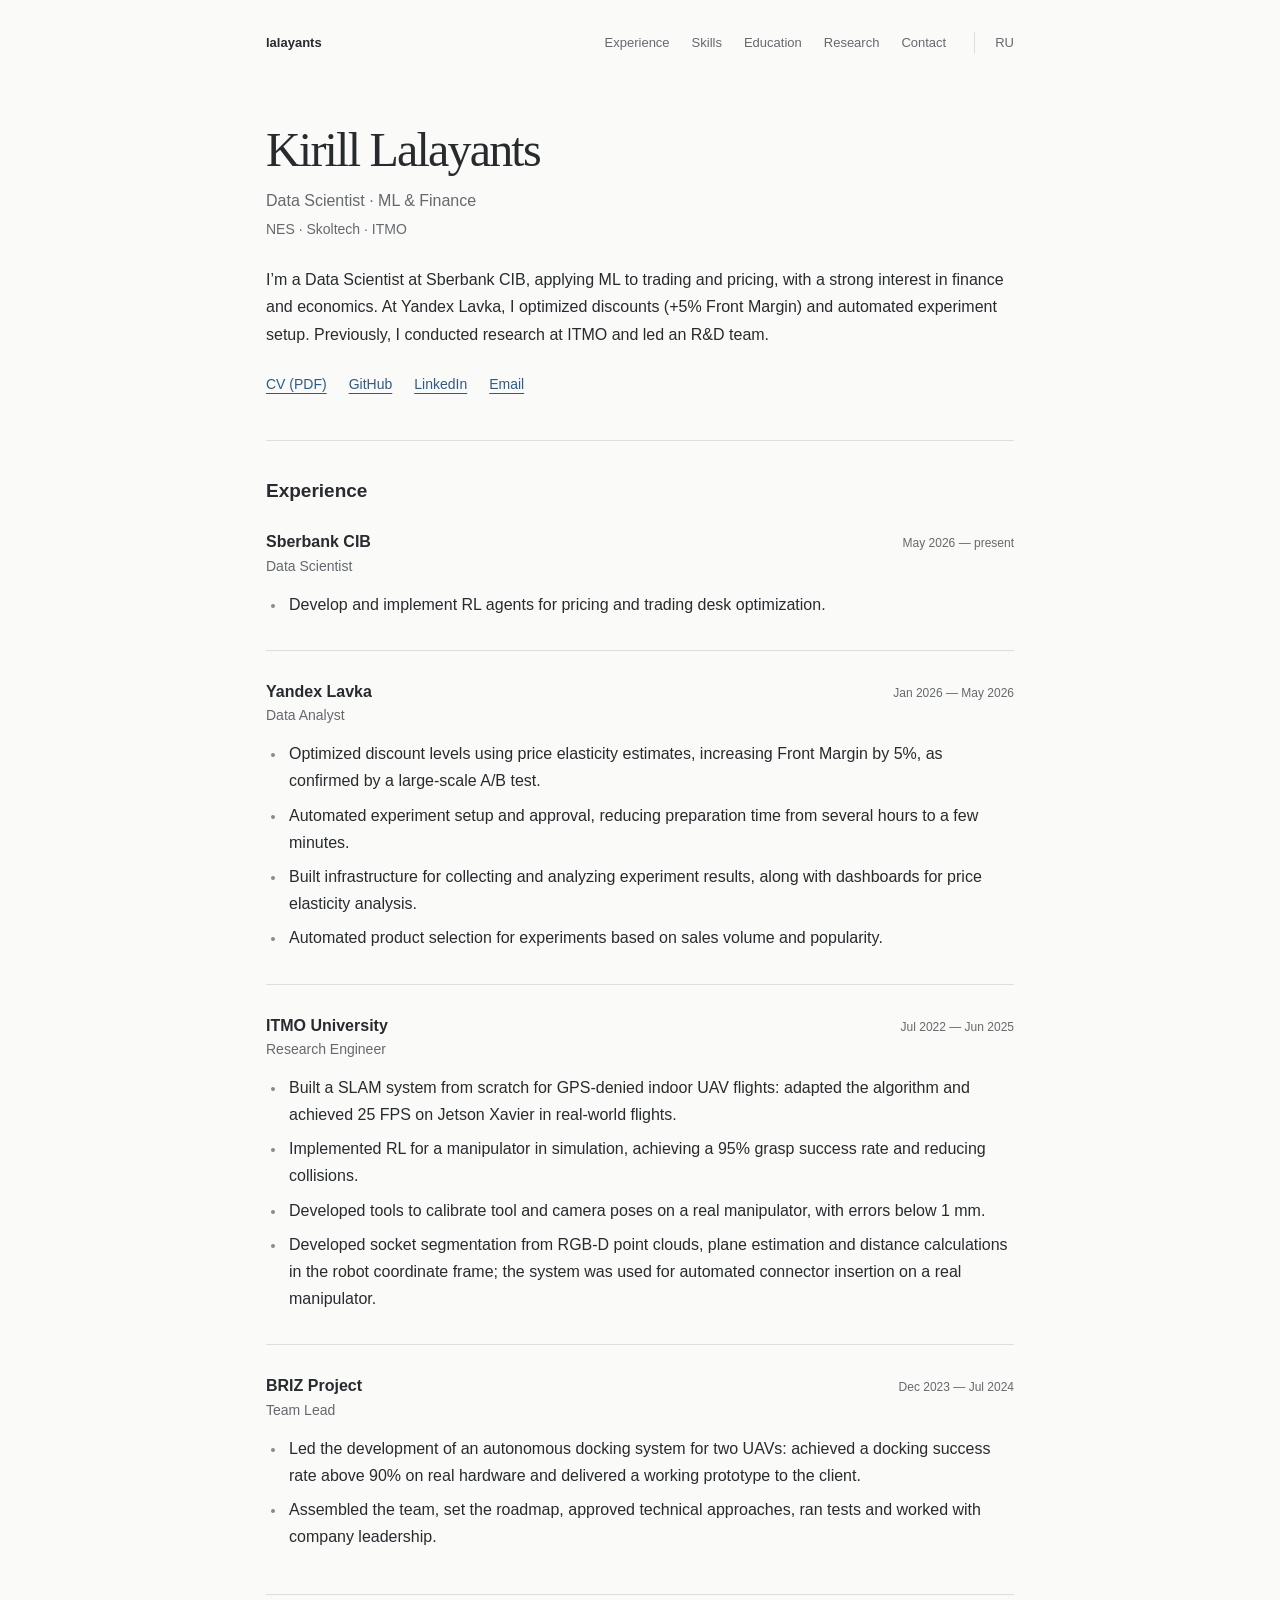
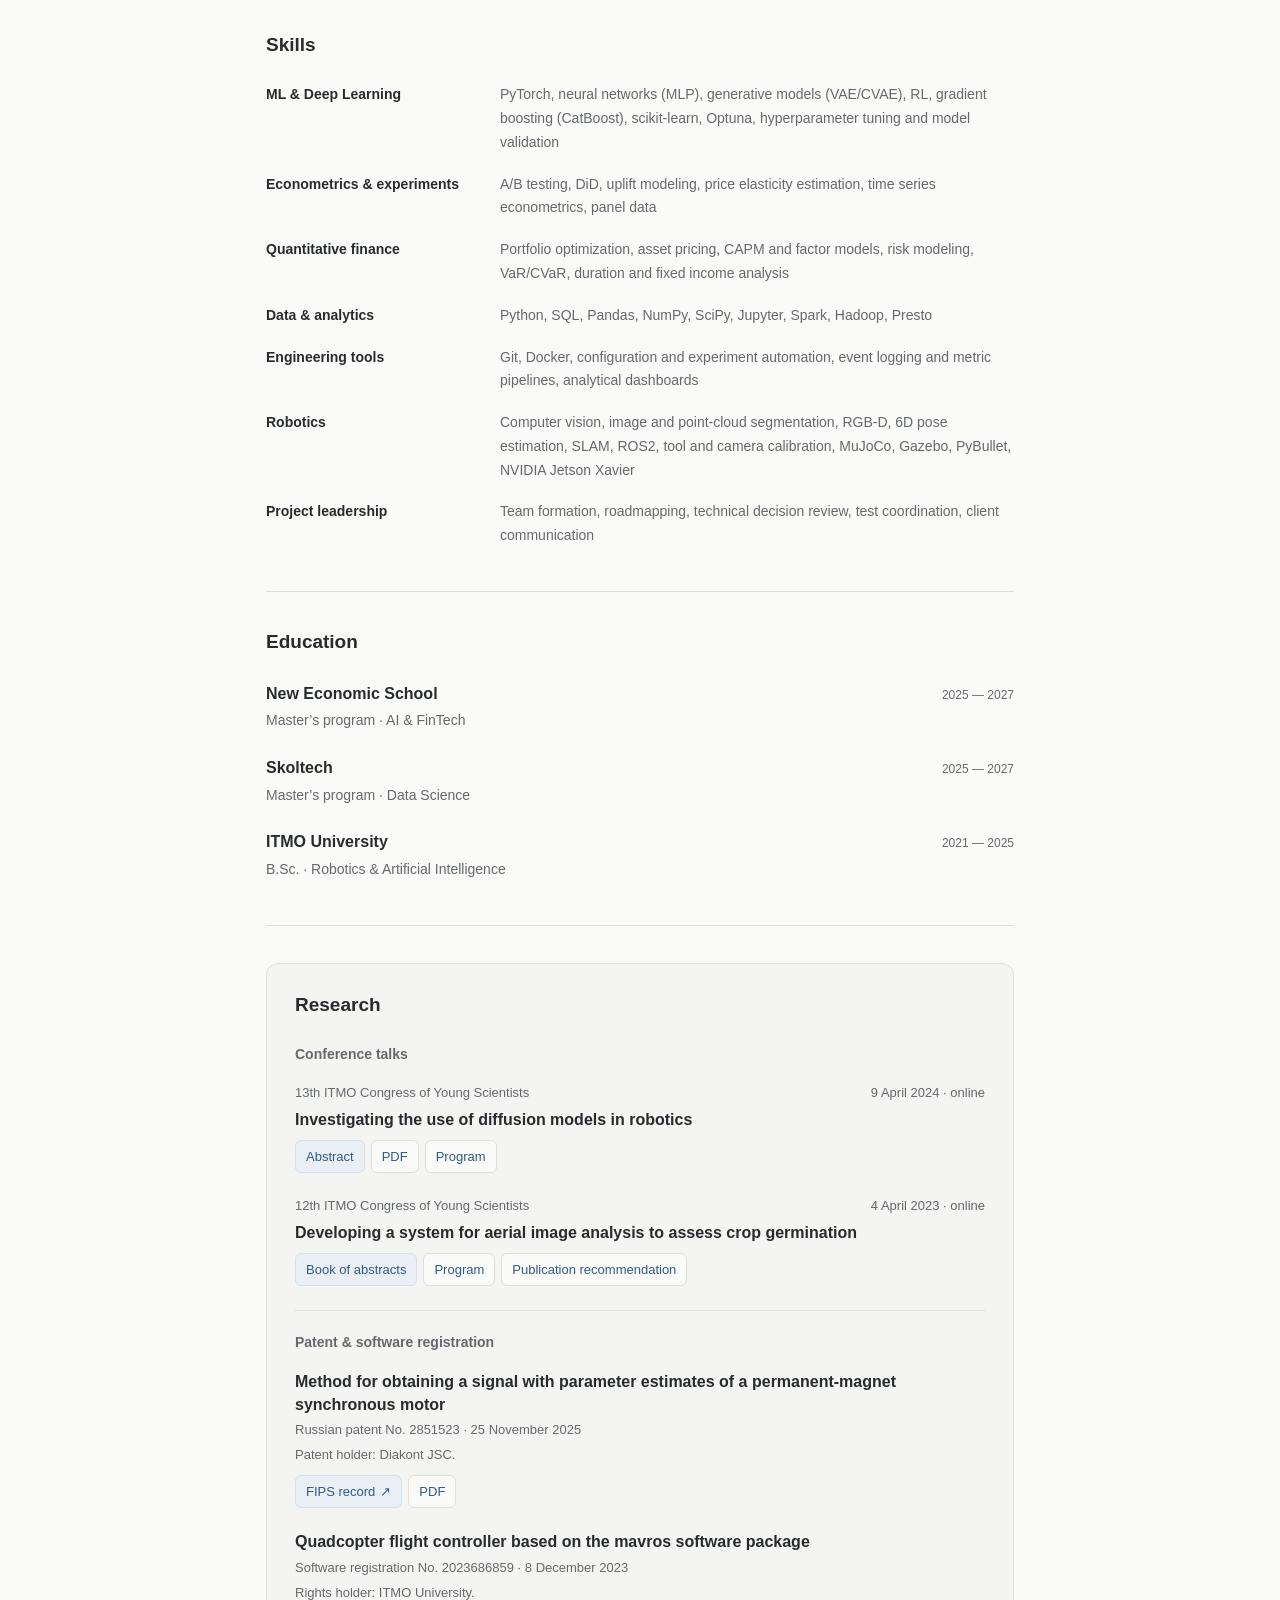
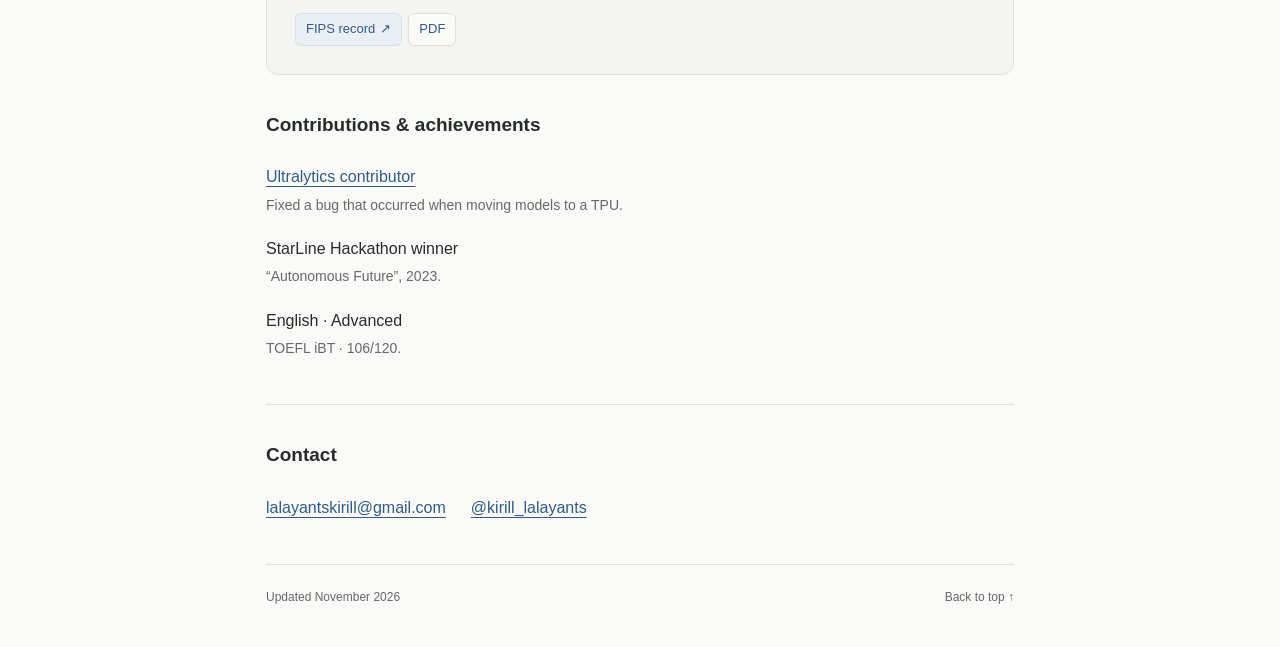
<file: index.html>
<!doctype html>
<html lang="en">
<head>
<meta charset="utf-8">
<meta name="viewport" content="width=device-width, initial-scale=1">
<meta name="theme-color" content="#fafaf8">
<title>Kirill Lalayants — Data Scientist · ML &amp; Finance</title>
<meta name="description" content="Kirill Lalayants — Data Scientist at Sberbank CIB. ML for trading and pricing, finance and economics. Experience at Yandex Lavka and in research at ITMO. NES, Skoltech, ITMO.">
<link rel="canonical" href="https://lalayants.github.io/">
<link rel="alternate" hreflang="en" href="https://lalayants.github.io/">
<link rel="alternate" hreflang="ru" href="https://lalayants.github.io/ru/">
<link rel="alternate" hreflang="x-default" href="https://lalayants.github.io/">
<meta property="og:type" content="profile">
<meta property="og:title" content="Kirill Lalayants — Data Scientist · ML &amp; Finance">
<meta property="og:description" content="Kirill Lalayants — Data Scientist at Sberbank CIB. ML for trading and pricing, finance and economics. Experience at Yandex Lavka and in research at ITMO. NES, Skoltech, ITMO.">
<meta property="og:url" content="https://lalayants.github.io/">
<meta property="og:locale" content="en_US">
<meta property="og:locale:alternate" content="ru_RU">
<meta property="og:site_name" content="Kirill Lalayants">
<meta property="og:image" content="https://lalayants.github.io/assets/images/social-preview.png">
<meta property="og:image:width" content="1200">
<meta property="og:image:height" content="630">
<meta property="og:image:alt" content="Kirill Lalayants — Data Scientist">
<meta name="twitter:card" content="summary_large_image">
<link rel="icon" href="/assets/images/favicon.svg" type="image/svg+xml">
<link rel="stylesheet" href="/assets/css/style.css?v=31ab3d143e3b">
<script type="application/ld+json">{"@context": "https://schema.org", "@type": "ProfilePage", "inLanguage": "en", "url": "https://lalayants.github.io/", "mainEntity": {"@type": "Person", "@id": "https://lalayants.github.io/#person", "name": "Kirill Lalayants", "alternateName": "Кирилл Лалаянц", "url": "https://lalayants.github.io/", "jobTitle": "Data Scientist", "description": "Kirill Lalayants — Data Scientist at Sberbank CIB. ML for trading and pricing, finance and economics. Experience at Yandex Lavka and in research at ITMO. NES, Skoltech, ITMO.", "worksFor": {"@type": "Organization", "name": "Sberbank CIB"}, "alumniOf": {"@type": "CollegeOrUniversity", "name": "ITMO University"}, "sameAs": ["https://github.com/lalayants", "https://linkedin.com/in/lalayants", "https://t.me/kirill_lalayants"]}}</script>
</head>
<body id="top">
<a class="skip-link" href="#main">Skip to content</a>
<div class="page">
<header class="header">
<a class="home-link" href="/">lalayants</a>
<nav aria-label="Main navigation"><a href="#experience">Experience</a><a href="#skills">Skills</a><a href="#education">Education</a><a href="#research">Research</a><a href="#contact">Contact</a></nav>
<a class="language" href="/ru/" lang="ru" hreflang="ru" aria-label="Переключить на русский">RU</a>
</header>
<main id="main">
<section class="about" aria-labelledby="name">
<h1 id="name">Kirill Lalayants</h1>
<p class="occupation">Data Scientist · ML &amp; Finance</p>
<p class="institutions"><a href="#education">NES · Skoltech · ITMO</a></p>
<p>I’m a Data Scientist at Sberbank CIB, applying ML to trading and pricing, with a strong interest in finance and economics. At Yandex Lavka, I optimized discounts (+5% Front Margin) and automated experiment setup. Previously, I conducted research at ITMO and led an R&D team.</p>
<div class="profile-links"><a href="/assets/cvs/Lalayants_cv_e.pdf" download>CV (PDF)</a><a href="https://github.com/lalayants">GitHub</a><a href="https://linkedin.com/in/lalayants">LinkedIn</a><a href="mailto:lalayantskirill@gmail.com">Email</a></div>
</section>
<section id="experience" aria-labelledby="experience-title">
<h2 id="experience-title">Experience</h2>
<ul class="entries jobs">
<li class="job"><div class="entry-heading"><h3>Sberbank CIB</h3><span class="date">May 2026 — present</span></div><p class="role">Data Scientist</p><ul class="job-points"><li>Develop and implement RL agents for pricing and trading desk optimization.</li></ul></li>
<li class="job"><div class="entry-heading"><h3>Yandex Lavka</h3><span class="date">Jan 2026 — May 2026</span></div><p class="role">Data Analyst</p><ul class="job-points"><li>Optimized discount levels using price elasticity estimates, increasing Front Margin by 5%, as confirmed by a large-scale A/B test.</li><li>Automated experiment setup and approval, reducing preparation time from several hours to a few minutes.</li><li>Built infrastructure for collecting and analyzing experiment results, along with dashboards for price elasticity analysis.</li><li>Automated product selection for experiments based on sales volume and popularity.</li></ul></li>
<li class="job"><div class="entry-heading"><h3>ITMO University</h3><span class="date">Jul 2022 — Jun 2025</span></div><p class="role">Research Engineer</p><ul class="job-points"><li>Built a SLAM system from scratch for GPS-denied indoor UAV flights: adapted the algorithm and achieved 25 FPS on Jetson Xavier in real-world flights.</li><li>Implemented RL for a manipulator in simulation, achieving a 95% grasp success rate and reducing collisions.</li><li>Developed tools to calibrate tool and camera poses on a real manipulator, with errors below 1 mm.</li><li>Developed socket segmentation from RGB-D point clouds, plane estimation and distance calculations in the robot coordinate frame; the system was used for automated connector insertion on a real manipulator.</li></ul></li>
<li class="job"><div class="entry-heading"><h3>BRIZ Project</h3><span class="date">Dec 2023 — Jul 2024</span></div><p class="role">Team Lead</p><ul class="job-points"><li>Led the development of an autonomous docking system for two UAVs: achieved a docking success rate above 90% on real hardware and delivered a working prototype to the client.</li><li>Assembled the team, set the roadmap, approved technical approaches, ran tests and worked with company leadership.</li></ul></li>
</ul>
</section>
<section id="skills" aria-labelledby="skills-title">
<h2 id="skills-title">Skills</h2>
<dl class="skills-list"><div><dt>ML &amp; Deep Learning</dt><dd>PyTorch, neural networks (MLP), generative models (VAE/CVAE), RL, gradient boosting (CatBoost), scikit-learn, Optuna, hyperparameter tuning and model validation</dd></div><div><dt>Econometrics &amp; experiments</dt><dd>A/B testing, DiD, uplift modeling, price elasticity estimation, time series econometrics, panel data</dd></div><div><dt>Quantitative finance</dt><dd>Portfolio optimization, asset pricing, CAPM and factor models, risk modeling, VaR/CVaR, duration and fixed income analysis</dd></div><div><dt>Data &amp; analytics</dt><dd>Python, SQL, Pandas, NumPy, SciPy, Jupyter, Spark, Hadoop, Presto</dd></div><div><dt>Engineering tools</dt><dd>Git, Docker, configuration and experiment automation, event logging and metric pipelines, analytical dashboards</dd></div><div><dt>Robotics</dt><dd>Computer vision, image and point-cloud segmentation, RGB-D, 6D pose estimation, SLAM, ROS2, tool and camera calibration, MuJoCo, Gazebo, PyBullet, NVIDIA Jetson Xavier</dd></div><div><dt>Project leadership</dt><dd>Team formation, roadmapping, technical decision review, test coordination, client communication</dd></div></dl>
</section>
<section id="education" aria-labelledby="education-title">
<h2 id="education-title">Education</h2>
<ul class="entries education">
<li class="education-item"><div class="entry-heading"><h3>New Economic School</h3><span class="date">2025 — 2027</span></div><p>Master’s program · AI & FinTech</p></li>
<li class="education-item"><div class="entry-heading"><h3>Skoltech</h3><span class="date">2025 — 2027</span></div><p>Master’s program · Data Science</p></li>
<li class="education-item"><div class="entry-heading"><h3>ITMO University</h3><span class="date">2021 — 2025</span></div><p>B.Sc. · Robotics & Artificial Intelligence</p></li>
</ul>
</section>
<section id="research" class="research" aria-labelledby="research-title">
<h2 id="research-title">Research</h2>
<section id="talks" class="research-group" aria-labelledby="talks-title">
<h3 id="talks-title">Conference talks</h3>
<ul class="entries">
<li class="research-item">
<div class="research-meta talk-meta"><span>13th ITMO Congress of Young Scientists</span><span><time datetime="2024-04-09">9 April 2024</time> · online</span></div>
<h4>Investigating the use of diffusion models in robotics</h4>
<div class="research-links"><a class="source-link" href="https://kmu.itmo.ru/digests/article/12672" hreflang="ru" aria-label="Abstract · 2024">Abstract</a><a href="https://kmu.itmo.ru/file/download/application/40016" hreflang="ru" aria-label="PDF · 2024">PDF</a><a href="https://kmu.itmo.ru/file/download/congress/35#page=73" hreflang="ru" aria-label="Program · 2024">Program</a></div>
</li>
<li class="research-item">
<div class="research-meta talk-meta"><span>12th ITMO Congress of Young Scientists</span><span><time datetime="2023-04-04">4 April 2023</time> · online</span></div>
<h4>Developing a system for aerial image analysis to assess crop germination</h4>
<div class="research-links"><a class="source-link" href="https://kmu.itmo.ru/digests/section/661" hreflang="ru" aria-label="Book of abstracts · 2023">Book of abstracts</a><a href="https://kmu.itmo.ru/file/download/674#page=87" hreflang="ru" aria-label="Program · 2023">Program</a><a href="https://kmu.itmo.ru/file/download/646#page=66" hreflang="ru" aria-label="Publication recommendation · 2023">Publication recommendation</a></div>
</li>
</ul>
</section>
<section id="registrations" class="research-group" aria-labelledby="registrations-title">
<h3 id="registrations-title">Patent & software registration</h3>
<ul class="entries">
<li class="research-item">
<h4>Method for obtaining a signal with parameter estimates of a permanent-magnet synchronous motor</h4>
<p class="research-meta">Russian patent No. 2851523 · 25 November 2025</p>
<p class="research-meta">Patent holder: Diakont JSC.</p>
<div class="research-links"><a class="source-link" href="https://www.fips.ru/registers-doc-view/fips_servlet?DB=RUPAT&amp;DocNumber=2851523&amp;TypeFile=html" aria-label="FIPS record · 2851523">FIPS record <span aria-hidden="true">↗</span></a><a href="/assets/documents/patent-2851523.pdf" aria-label="PDF · 2851523">PDF</a></div>
</li>
<li class="research-item">
<h4>Quadcopter flight controller based on the mavros software package</h4>
<p class="research-meta">Software registration No. 2023686859 · 8 December 2023</p>
<p class="research-meta">Rights holder: ITMO University.</p>
<div class="research-links"><a class="source-link" href="https://www.fips.ru/registers-doc-view/fips_servlet?DB=EVM&amp;DocNumber=2023686859&amp;TypeFile=html" aria-label="FIPS record · 2023686859">FIPS record <span aria-hidden="true">↗</span></a><a href="/assets/documents/software-2023686859.pdf" aria-label="PDF · 2023686859">PDF</a></div>
</li>
</ul>
</section>
</section>
<section aria-labelledby="other-title">
<h2 id="other-title">Contributions & achievements</h2>
<ul class="notes">
<li><a href="https://github.com/ultralytics/ultralytics/pull/16576">Ultralytics contributor</a><span>Fixed a bug that occurred when moving models to a TPU.</span></li>
<li><span class="note-title">StarLine Hackathon winner</span><span>“Autonomous Future”, 2023.</span></li>
<li><span class="note-title">English · Advanced</span><span>TOEFL iBT · 106/120.</span></li>
</ul>
</section>
<section id="contact" aria-labelledby="contact-title">
<h2 id="contact-title">Contact</h2>
<div class="contact-links"><a href="mailto:lalayantskirill@gmail.com">lalayantskirill@gmail.com</a><a href="https://t.me/kirill_lalayants">@kirill_lalayants</a></div>
</section>
</main>
<footer><span>Updated November 2026</span><a href="#top">Back to top ↑</a></footer>
</div>
</body>
</html>
</file>
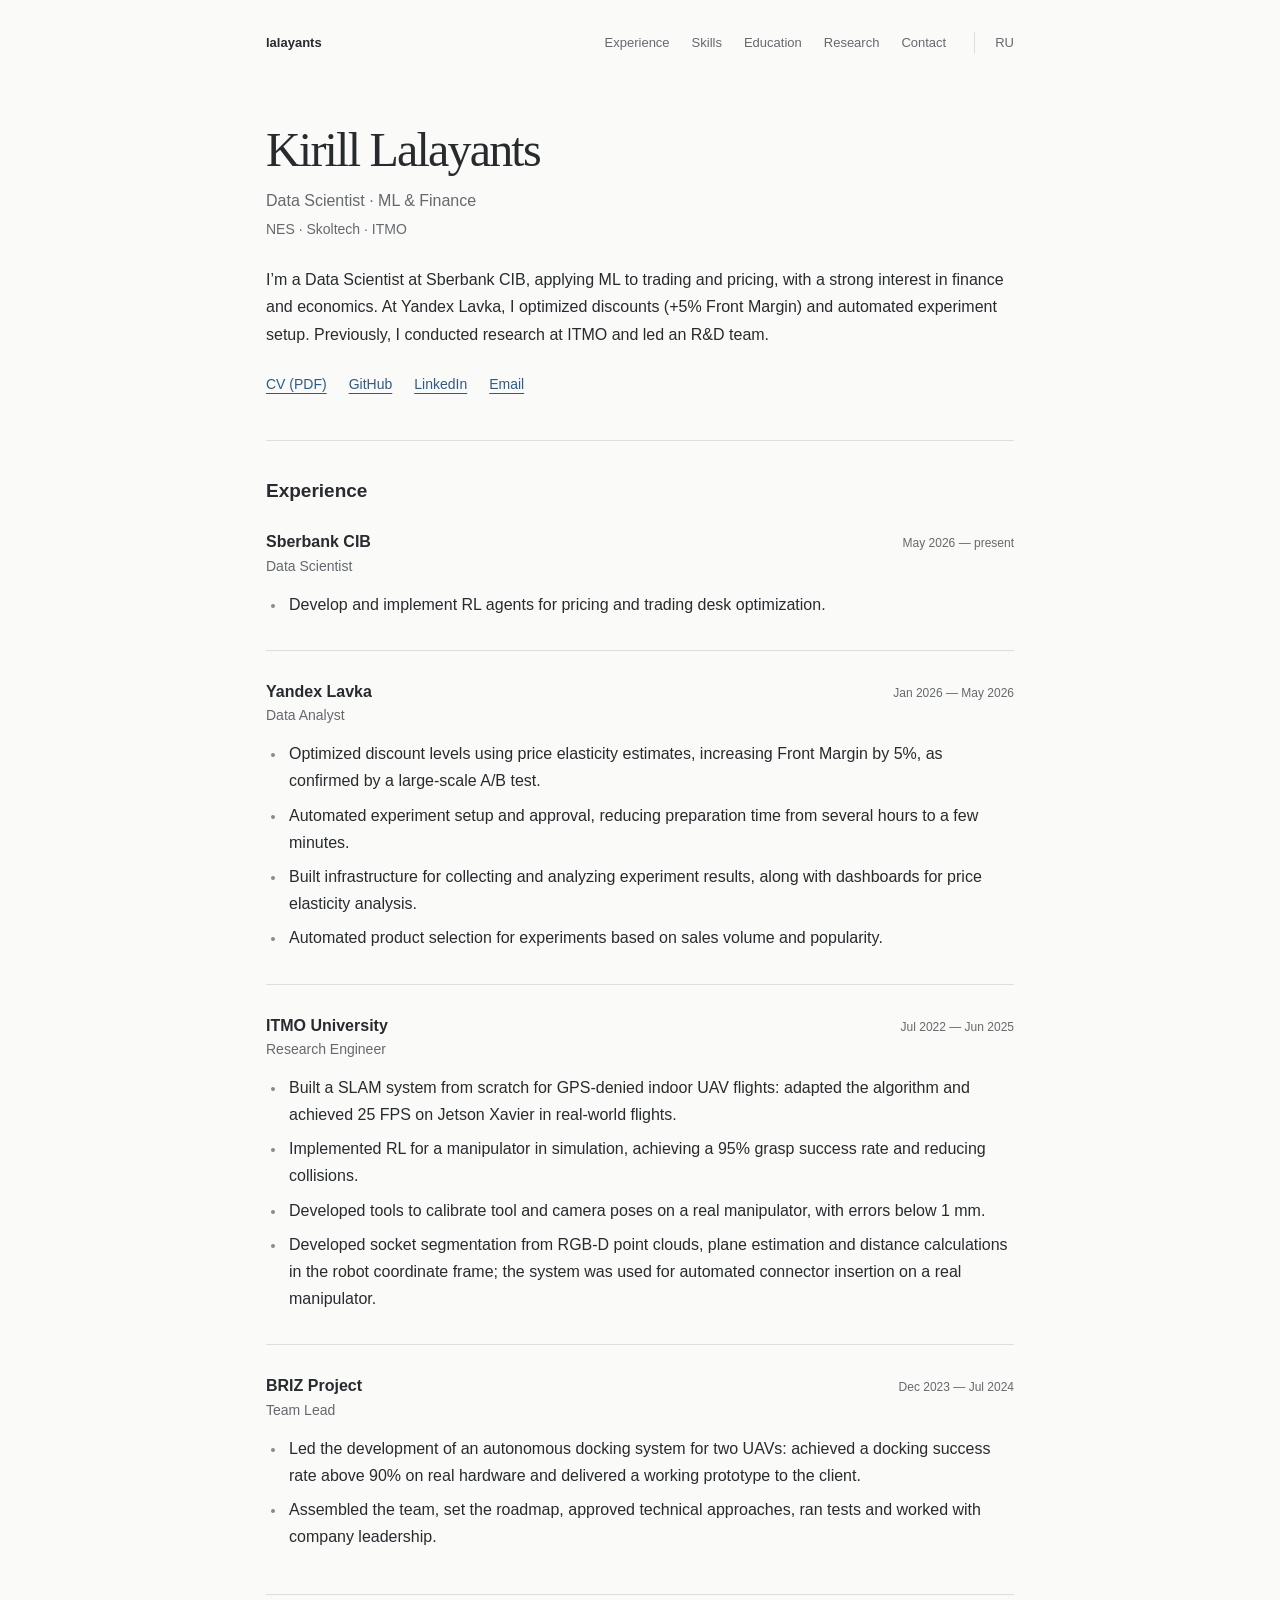
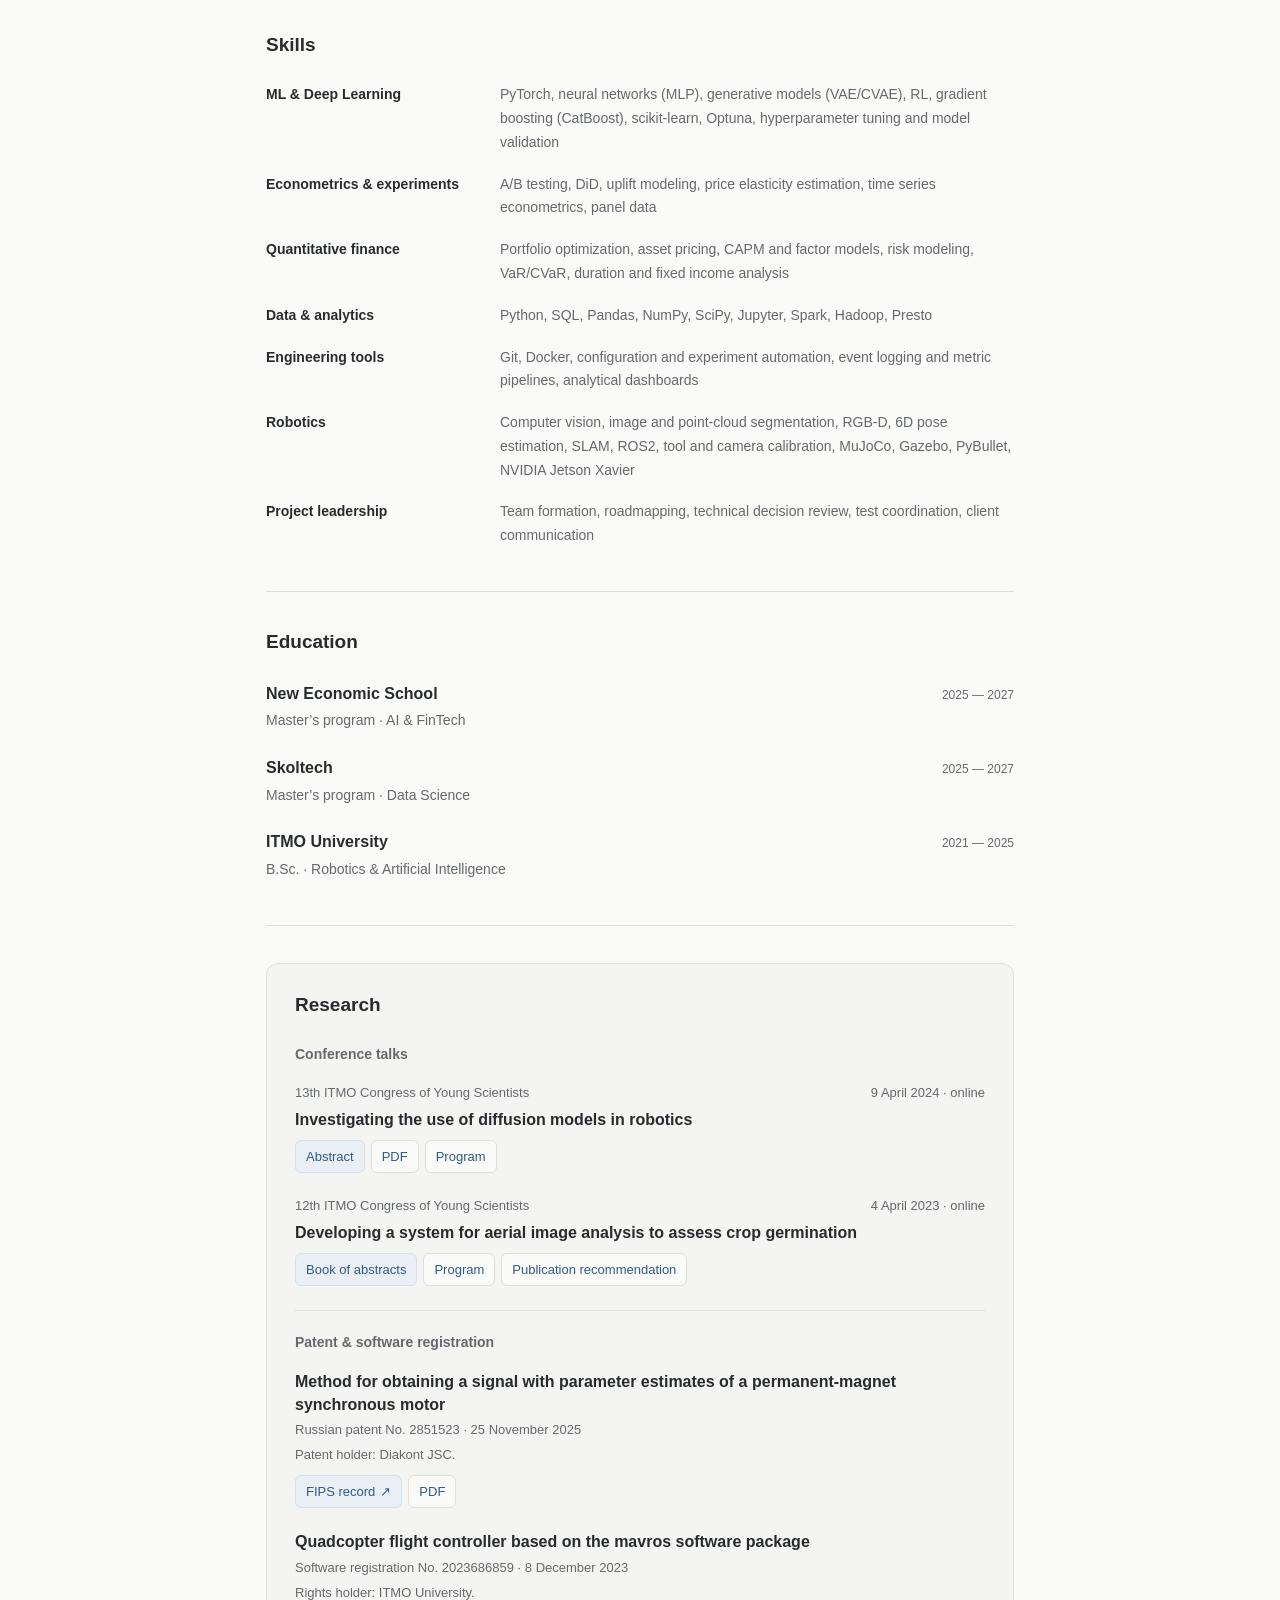
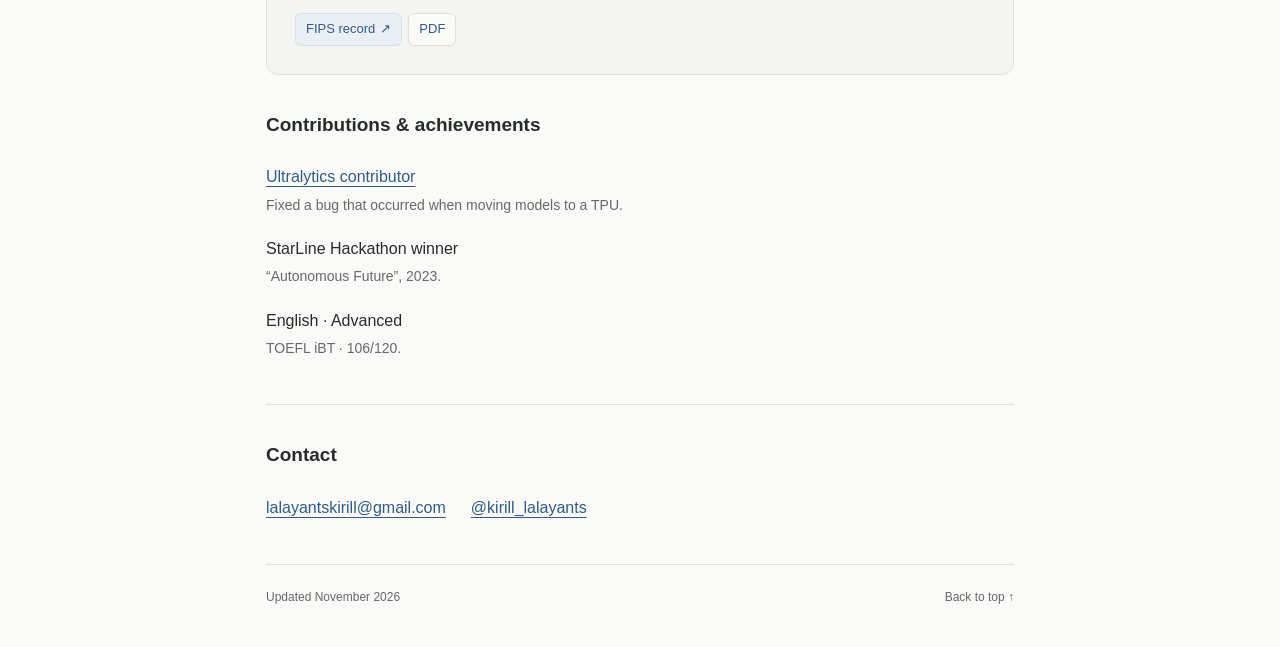
<file: en/index.html>
<!doctype html>
<html lang="en"><head><meta charset="utf-8">
<meta name="viewport" content="width=device-width, initial-scale=1">
<meta http-equiv="refresh" content="0; url=/">
<link rel="canonical" href="https://lalayants.github.io/">
<title>Kirill Lalayants</title></head>
<body><p><a href="/">Kirill Lalayants — personal website</a></p></body></html>
</file>
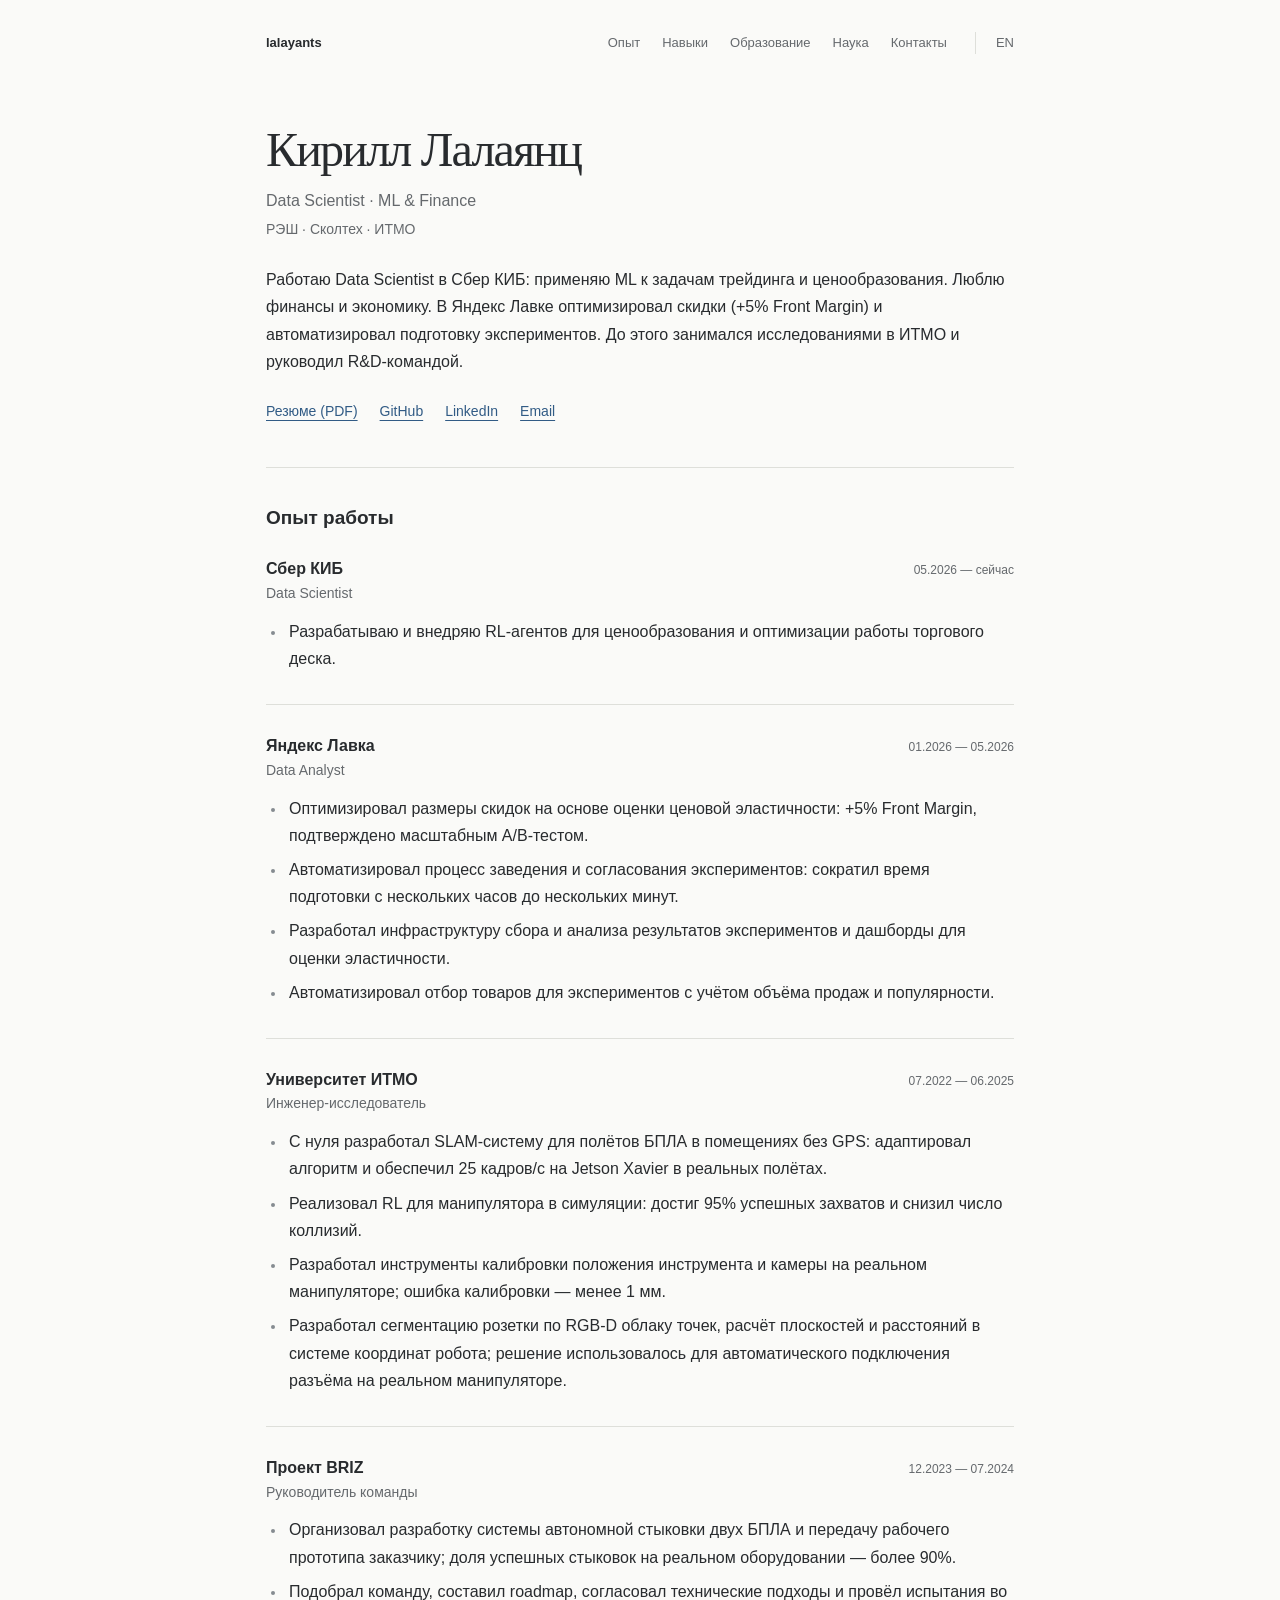
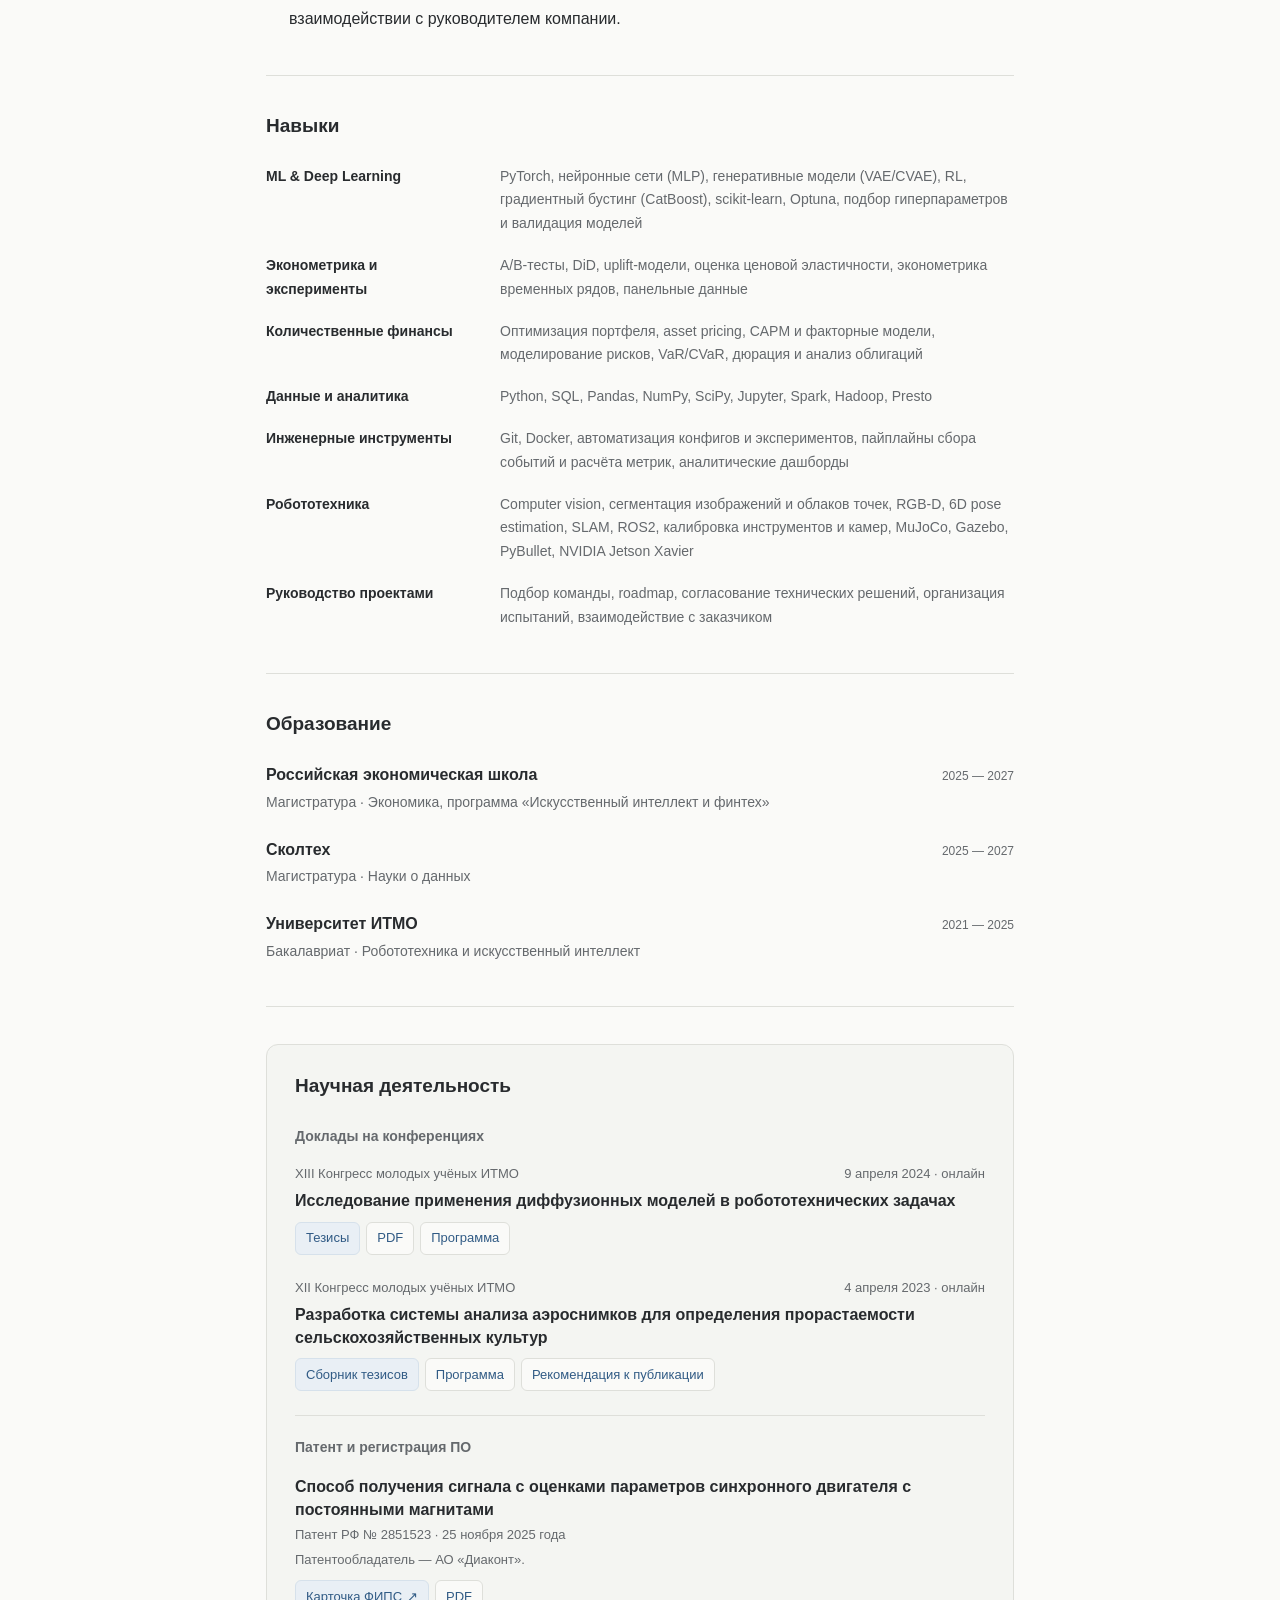
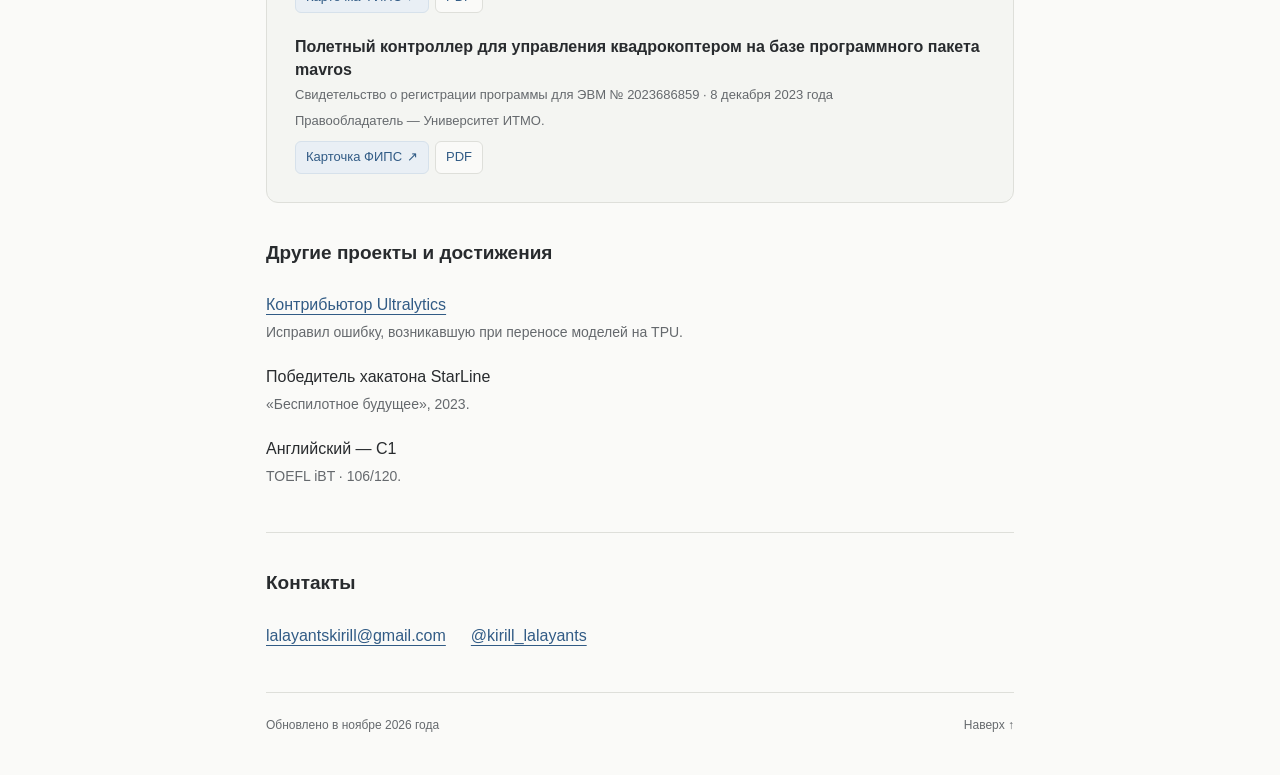
<file: ru/index.html>
<!doctype html>
<html lang="ru">
<head>
<meta charset="utf-8">
<meta name="viewport" content="width=device-width, initial-scale=1">
<meta name="theme-color" content="#fafaf8">
<title>Кирилл Лалаянц — Data Scientist · ML и финансы</title>
<meta name="description" content="Кирилл Лалаянц — Data Scientist в Сбер КИБ. ML для трейдинга и ценообразования, финансы и экономика. Опыт в Яндекс Лавке и исследованиях в ИТМО. РЭШ, Сколтех, ИТМО.">
<link rel="canonical" href="https://lalayants.github.io/ru/">
<link rel="alternate" hreflang="en" href="https://lalayants.github.io/">
<link rel="alternate" hreflang="ru" href="https://lalayants.github.io/ru/">
<link rel="alternate" hreflang="x-default" href="https://lalayants.github.io/">
<meta property="og:type" content="profile">
<meta property="og:title" content="Кирилл Лалаянц — Data Scientist · ML и финансы">
<meta property="og:description" content="Кирилл Лалаянц — Data Scientist в Сбер КИБ. ML для трейдинга и ценообразования, финансы и экономика. Опыт в Яндекс Лавке и исследованиях в ИТМО. РЭШ, Сколтех, ИТМО.">
<meta property="og:url" content="https://lalayants.github.io/ru/">
<meta property="og:locale" content="ru_RU">
<meta property="og:locale:alternate" content="en_US">
<meta property="og:site_name" content="Kirill Lalayants">
<meta property="og:image" content="https://lalayants.github.io/assets/images/social-preview.png">
<meta property="og:image:width" content="1200">
<meta property="og:image:height" content="630">
<meta property="og:image:alt" content="Kirill Lalayants — Data Scientist">
<meta name="twitter:card" content="summary_large_image">
<link rel="icon" href="/assets/images/favicon.svg" type="image/svg+xml">
<link rel="stylesheet" href="/assets/css/style.css?v=31ab3d143e3b">
<script type="application/ld+json">{"@context": "https://schema.org", "@type": "ProfilePage", "inLanguage": "ru", "url": "https://lalayants.github.io/ru/", "mainEntity": {"@type": "Person", "@id": "https://lalayants.github.io/#person", "name": "Kirill Lalayants", "alternateName": "Кирилл Лалаянц", "url": "https://lalayants.github.io/", "jobTitle": "Data Scientist", "description": "Кирилл Лалаянц — Data Scientist в Сбер КИБ. ML для трейдинга и ценообразования, финансы и экономика. Опыт в Яндекс Лавке и исследованиях в ИТМО. РЭШ, Сколтех, ИТМО.", "worksFor": {"@type": "Organization", "name": "Sberbank CIB"}, "alumniOf": {"@type": "CollegeOrUniversity", "name": "ITMO University"}, "sameAs": ["https://github.com/lalayants", "https://linkedin.com/in/lalayants", "https://t.me/kirill_lalayants"]}}</script>
</head>
<body id="top">
<a class="skip-link" href="#main">К содержанию</a>
<div class="page">
<header class="header">
<a class="home-link" href="/ru/">lalayants</a>
<nav aria-label="Основная навигация"><a href="#experience">Опыт</a><a href="#skills">Навыки</a><a href="#education">Образование</a><a href="#research">Наука</a><a href="#contact">Контакты</a></nav>
<a class="language" href="/" lang="en" hreflang="en" aria-label="Switch to English">EN</a>
</header>
<main id="main">
<section class="about" aria-labelledby="name">
<h1 id="name">Кирилл Лалаянц</h1>
<p class="occupation">Data Scientist · ML &amp; Finance</p>
<p class="institutions"><a href="#education">РЭШ · Сколтех · ИТМО</a></p>
<p>Работаю Data Scientist в Сбер КИБ: применяю ML к задачам трейдинга и ценообразования. Люблю финансы и экономику. В Яндекс Лавке оптимизировал скидки (+5% Front Margin) и автоматизировал подготовку экспериментов. До этого занимался исследованиями в ИТМО и руководил R&D-командой.</p>
<div class="profile-links"><a href="/assets/cvs/Lalayants_cv_r.pdf" download>Резюме (PDF)</a><a href="https://github.com/lalayants">GitHub</a><a href="https://linkedin.com/in/lalayants">LinkedIn</a><a href="mailto:lalayantskirill@gmail.com">Email</a></div>
</section>
<section id="experience" aria-labelledby="experience-title">
<h2 id="experience-title">Опыт работы</h2>
<ul class="entries jobs">
<li class="job"><div class="entry-heading"><h3>Сбер КИБ</h3><span class="date">05.2026 — сейчас</span></div><p class="role">Data Scientist</p><ul class="job-points"><li>Разрабатываю и внедряю RL-агентов для ценообразования и оптимизации работы торгового деска.</li></ul></li>
<li class="job"><div class="entry-heading"><h3>Яндекс Лавка</h3><span class="date">01.2026 — 05.2026</span></div><p class="role">Data Analyst</p><ul class="job-points"><li>Оптимизировал размеры скидок на основе оценки ценовой эластичности: +5% Front Margin, подтверждено масштабным A/B-тестом.</li><li>Автоматизировал процесс заведения и согласования экспериментов: сократил время подготовки с нескольких часов до нескольких минут.</li><li>Разработал инфраструктуру сбора и анализа результатов экспериментов и дашборды для оценки эластичности.</li><li>Автоматизировал отбор товаров для экспериментов с учётом объёма продаж и популярности.</li></ul></li>
<li class="job"><div class="entry-heading"><h3>Университет ИТМО</h3><span class="date">07.2022 — 06.2025</span></div><p class="role">Инженер-исследователь</p><ul class="job-points"><li>С нуля разработал SLAM-систему для полётов БПЛА в помещениях без GPS: адаптировал алгоритм и обеспечил 25 кадров/с на Jetson Xavier в реальных полётах.</li><li>Реализовал RL для манипулятора в симуляции: достиг 95% успешных захватов и снизил число коллизий.</li><li>Разработал инструменты калибровки положения инструмента и камеры на реальном манипуляторе; ошибка калибровки — менее 1 мм.</li><li>Разработал сегментацию розетки по RGB-D облаку точек, расчёт плоскостей и расстояний в системе координат робота; решение использовалось для автоматического подключения разъёма на реальном манипуляторе.</li></ul></li>
<li class="job"><div class="entry-heading"><h3>Проект BRIZ</h3><span class="date">12.2023 — 07.2024</span></div><p class="role">Руководитель команды</p><ul class="job-points"><li>Организовал разработку системы автономной стыковки двух БПЛА и передачу рабочего прототипа заказчику; доля успешных стыковок на реальном оборудовании — более 90%.</li><li>Подобрал команду, составил roadmap, согласовал технические подходы и провёл испытания во взаимодействии с руководителем компании.</li></ul></li>
</ul>
</section>
<section id="skills" aria-labelledby="skills-title">
<h2 id="skills-title">Навыки</h2>
<dl class="skills-list"><div><dt>ML &amp; Deep Learning</dt><dd>PyTorch, нейронные сети (MLP), генеративные модели (VAE/CVAE), RL, градиентный бустинг (CatBoost), scikit-learn, Optuna, подбор гиперпараметров и валидация моделей</dd></div><div><dt>Эконометрика и эксперименты</dt><dd>A/B-тесты, DiD, uplift-модели, оценка ценовой эластичности, эконометрика временных рядов, панельные данные</dd></div><div><dt>Количественные финансы</dt><dd>Оптимизация портфеля, asset pricing, CAPM и факторные модели, моделирование рисков, VaR/CVaR, дюрация и анализ облигаций</dd></div><div><dt>Данные и аналитика</dt><dd>Python, SQL, Pandas, NumPy, SciPy, Jupyter, Spark, Hadoop, Presto</dd></div><div><dt>Инженерные инструменты</dt><dd>Git, Docker, автоматизация конфигов и экспериментов, пайплайны сбора событий и расчёта метрик, аналитические дашборды</dd></div><div><dt>Робототехника</dt><dd>Computer vision, сегментация изображений и облаков точек, RGB-D, 6D pose estimation, SLAM, ROS2, калибровка инструментов и камер, MuJoCo, Gazebo, PyBullet, NVIDIA Jetson Xavier</dd></div><div><dt>Руководство проектами</dt><dd>Подбор команды, roadmap, согласование технических решений, организация испытаний, взаимодействие с заказчиком</dd></div></dl>
</section>
<section id="education" aria-labelledby="education-title">
<h2 id="education-title">Образование</h2>
<ul class="entries education">
<li class="education-item"><div class="entry-heading"><h3>Российская экономическая школа</h3><span class="date">2025 — 2027</span></div><p>Магистратура · Экономика, программа «Искусственный интеллект и финтех»</p></li>
<li class="education-item"><div class="entry-heading"><h3>Сколтех</h3><span class="date">2025 — 2027</span></div><p>Магистратура · Науки о данных</p></li>
<li class="education-item"><div class="entry-heading"><h3>Университет ИТМО</h3><span class="date">2021 — 2025</span></div><p>Бакалавриат · Робототехника и искусственный интеллект</p></li>
</ul>
</section>
<section id="research" class="research" aria-labelledby="research-title">
<h2 id="research-title">Научная деятельность</h2>
<section id="talks" class="research-group" aria-labelledby="talks-title">
<h3 id="talks-title">Доклады на конференциях</h3>
<ul class="entries">
<li class="research-item">
<div class="research-meta talk-meta"><span>XIII Конгресс молодых учёных ИТМО</span><span><time datetime="2024-04-09">9 апреля 2024</time> · онлайн</span></div>
<h4>Исследование применения диффузионных моделей в робототехнических задачах</h4>
<div class="research-links"><a class="source-link" href="https://kmu.itmo.ru/digests/article/12672" hreflang="ru" aria-label="Тезисы · 2024">Тезисы</a><a href="https://kmu.itmo.ru/file/download/application/40016" hreflang="ru" aria-label="PDF · 2024">PDF</a><a href="https://kmu.itmo.ru/file/download/congress/35#page=73" hreflang="ru" aria-label="Программа · 2024">Программа</a></div>
</li>
<li class="research-item">
<div class="research-meta talk-meta"><span>XII Конгресс молодых учёных ИТМО</span><span><time datetime="2023-04-04">4 апреля 2023</time> · онлайн</span></div>
<h4>Разработка системы анализа аэроснимков для определения прорастаемости сельскохозяйственных культур</h4>
<div class="research-links"><a class="source-link" href="https://kmu.itmo.ru/digests/section/661" hreflang="ru" aria-label="Сборник тезисов · 2023">Сборник тезисов</a><a href="https://kmu.itmo.ru/file/download/674#page=87" hreflang="ru" aria-label="Программа · 2023">Программа</a><a href="https://kmu.itmo.ru/file/download/646#page=66" hreflang="ru" aria-label="Рекомендация к публикации · 2023">Рекомендация к публикации</a></div>
</li>
</ul>
</section>
<section id="registrations" class="research-group" aria-labelledby="registrations-title">
<h3 id="registrations-title">Патент и регистрация ПО</h3>
<ul class="entries">
<li class="research-item">
<h4>Способ получения сигнала с оценками параметров синхронного двигателя с постоянными магнитами</h4>
<p class="research-meta">Патент РФ № 2851523 · 25 ноября 2025 года</p>
<p class="research-meta">Патентообладатель — АО «Диаконт».</p>
<div class="research-links"><a class="source-link" href="https://www.fips.ru/registers-doc-view/fips_servlet?DB=RUPAT&amp;DocNumber=2851523&amp;TypeFile=html" aria-label="Карточка ФИПС · 2851523">Карточка ФИПС <span aria-hidden="true">↗</span></a><a href="/assets/documents/patent-2851523.pdf" aria-label="PDF · 2851523">PDF</a></div>
</li>
<li class="research-item">
<h4>Полетный контроллер для управления квадрокоптером на базе программного пакета mavros</h4>
<p class="research-meta">Свидетельство о регистрации программы для ЭВМ № 2023686859 · 8 декабря 2023 года</p>
<p class="research-meta">Правообладатель — Университет ИТМО.</p>
<div class="research-links"><a class="source-link" href="https://www.fips.ru/registers-doc-view/fips_servlet?DB=EVM&amp;DocNumber=2023686859&amp;TypeFile=html" aria-label="Карточка ФИПС · 2023686859">Карточка ФИПС <span aria-hidden="true">↗</span></a><a href="/assets/documents/software-2023686859.pdf" aria-label="PDF · 2023686859">PDF</a></div>
</li>
</ul>
</section>
</section>
<section aria-labelledby="other-title">
<h2 id="other-title">Другие проекты и достижения</h2>
<ul class="notes">
<li><a href="https://github.com/ultralytics/ultralytics/pull/16576">Контрибьютор Ultralytics</a><span>Исправил ошибку, возникавшую при переносе моделей на TPU.</span></li>
<li><span class="note-title">Победитель хакатона StarLine</span><span>«Беспилотное будущее», 2023.</span></li>
<li><span class="note-title">Английский — C1</span><span>TOEFL iBT · 106/120.</span></li>
</ul>
</section>
<section id="contact" aria-labelledby="contact-title">
<h2 id="contact-title">Контакты</h2>
<div class="contact-links"><a href="mailto:lalayantskirill@gmail.com">lalayantskirill@gmail.com</a><a href="https://t.me/kirill_lalayants">@kirill_lalayants</a></div>
</section>
</main>
<footer><span>Обновлено в ноябре 2026 года</span><a href="#top">Наверх ↑</a></footer>
</div>
</body>
</html>
</file>
<file: assets/css/style.css>
:root {
  --paper: #fafaf8;
  --ink: #282b2e;
  --muted: #65696d;
  --link: #315b85;
  --line: #dedfda;
}
* { box-sizing: border-box; }
html { scroll-padding-top: 30px; }
body {
  margin: 0;
  color: var(--ink);
  background: var(--paper);
  font: 16px/1.7 -apple-system, BlinkMacSystemFont, 'Segoe UI', Arial, sans-serif;
  -webkit-font-smoothing: antialiased;
}
.page { max-width: 820px; margin: 0 auto; padding: 0 36px; }
a { color: var(--link); text-decoration-thickness: 1px; text-underline-offset: 4px; }
a:hover { color: var(--ink); }
a:focus-visible { outline: 2px solid var(--link); outline-offset: 5px; }
::selection { background: #dbe6ef; }
.header { display: flex; align-items: center; gap: 28px; padding: 32px 0; font-size: 13px; }
.header a { color: var(--muted); text-decoration: none; }
.header a:hover { color: var(--link); text-decoration: underline; }
.home-link { margin-right: auto; font-weight: 600; color: var(--ink) !important; }
nav { display: flex; gap: 22px; }
.language { border-left: 1px solid var(--line); padding-left: 20px; }
h1,h2,h3,p { margin: 0; }
h1 { font: 48px/1.15 Georgia, 'Times New Roman', serif; letter-spacing: -1.8px; }
h2 { font-size: 19px; line-height: 1.4; font-weight: 600; margin-bottom: 25px; }
h3 { font-size: 16px; font-weight: 600; line-height: 1.6; }
p + p { margin-top: 15px; }
.about { padding-top: 36px; }
.occupation { color: var(--muted); margin: 10px 0 4px; font-size: 16px; }
.profile-links { display: flex; flex-wrap: wrap; gap: 22px; margin-top: 25px; font-size: 14px; }
main > section { padding-bottom: 43px; margin-bottom: 37px; border-bottom: 1px solid var(--line); }
main > section:last-child { margin-bottom: 0; }
.entries { list-style: none; margin: 0; padding: 0; }
.job + .job { margin-top: 32px; padding-top: 28px; border-top: 1px solid var(--line); }
.job-points { list-style-type: disc; margin: 12px 0 0; padding-left: 20px; }
.job-points li { padding-left: 3px; }
.job-points li + li { margin-top: 7px; }
.job-points li::marker { color: #858b91; font-size: 0.8em; }
.entry-heading { display: flex; align-items: baseline; justify-content: space-between; gap: 20px; }
.date { color: var(--muted); white-space: nowrap; font-size: 12px; font-variant-numeric: tabular-nums; }
.role { color: var(--muted); font-size: 14px; margin-bottom: 9px; }
.education-item + .education-item { margin-top: 22px; }
.education-item p { color: var(--muted); font-size: 14px; margin-top: 3px; }
.research {
  padding: clamp(16px, 4vw, 28px);
  border: 1px solid var(--line);
  border-radius: 12px;
  background: #f4f5f2;
}
.research-group > h3 { margin-bottom: 16px; color: var(--muted); font-size: 14px; }
.research-group + .research-group { margin-top: 24px; padding-top: 20px; border-top: 1px solid var(--line); }
.research-item + .research-item { margin-top: 22px; }
.research-item h4 { margin: 0; font-size: 16px; font-weight: 600; line-height: 1.45; }
.research-meta { color: var(--muted); font-size: 13px; }
.research-item p.research-meta { margin-top: 3px; }
.talk-meta { display: flex; flex-wrap: wrap; justify-content: space-between; gap: 2px 16px; margin-bottom: 4px; }
.research-links { display: flex; flex-wrap: wrap; gap: 6px; margin-top: 9px; }
.research-links a {
  display: inline-flex;
  align-items: center;
  gap: 5px;
  min-height: 33px;
  padding: 4px 10px;
  border: 1px solid var(--line);
  border-radius: 6px;
  background: var(--paper);
  font-size: 13px;
  font-weight: 500;
  text-decoration: none;
}
.research-links .source-link { background: #e9eff5; border-color: #d6e1eb; }
.research-links a:hover { border-color: currentColor; }
.notes { list-style: none; padding: 0; margin: 0; display: grid; gap: 18px; }
.notes li > a, .note-title { display: block; font-weight: 500; }
.notes li > span:last-child { display: block; color: var(--muted); font-size: 14px; margin-top: 3px; }
.tools { color: var(--muted); font-size: 14px; margin-top: 25px; }
.tools span { color: var(--ink); }
.contact-links { display: flex; flex-wrap: wrap; gap: 6px 25px; margin-top: 12px; }
.contact-links a { overflow-wrap: anywhere; }
footer { display: flex; justify-content: space-between; gap: 20px; padding: 22px 0 40px; color: var(--muted); font-size: 12px; }
footer a { color: var(--muted); text-decoration: none; }
.skip-link { position: absolute; left: 15px; top: -100px; padding: 8px 15px; background: var(--paper); }
.skip-link:focus { top: 10px; }
@media (max-width: 600px) {
  .page { padding-inline: 24px; }
  .header { padding: 24px 0; gap: 18px; flex-wrap: wrap; }
  .home-link { font-size: 14px; }
  nav { order: 3; width: 100%; gap: 22px; }
  .language { padding-left: 15px; }
  .about { padding-top: 22px; }
  h1 { font-size: 39px; letter-spacing: -1.2px; }
  .occupation { margin-bottom: 4px; }
  .entry-heading { flex-direction: column; gap: 1px; }
  .role { margin-top: 4px; }
  main > section { padding-bottom: 33px; margin-bottom: 30px; }
  .profile-links { gap: 18px; }
  .contact-links { flex-direction: column; }
  footer { font-size: 11px; }
}
@media print {
  body { background: white; font-size: 11px; }
  .page { max-width: none; padding: 0; }
  .header, .profile-links, footer { display: none; }
  .about { padding-top: 0; }
  h1 { font-size: 30px; }
  h2 { font-size: 16px; margin-bottom: 16px; }
  h3 { font-size: 13px; }
  main > section { padding-bottom: 18px; margin-bottom: 20px; }
  .job, .education-item, .research-item { break-inside: avoid; }
}

.institutions { font-size: 14px; color: var(--muted); }
.institutions a { color: inherit; text-decoration: none; }
.institutions a:hover { color: var(--link); text-decoration: underline; }
.skills-list { margin: 0; }
.skills-list > div { display: grid; grid-template-columns: 210px 1fr; gap: 24px; }
.skills-list > div + div { margin-top: 18px; }
.skills-list dt { font-size: 14px; font-weight: 600; }
.skills-list dd { margin: 0; color: var(--muted); font-size: 14px; }
@media (max-width: 600px) {
  nav { gap: 16px; flex-wrap: wrap; }
  .skills-list > div { grid-template-columns: 1fr; gap: 4px; }
}

.about .institutions { margin: 0 0 24px; }
</file>
